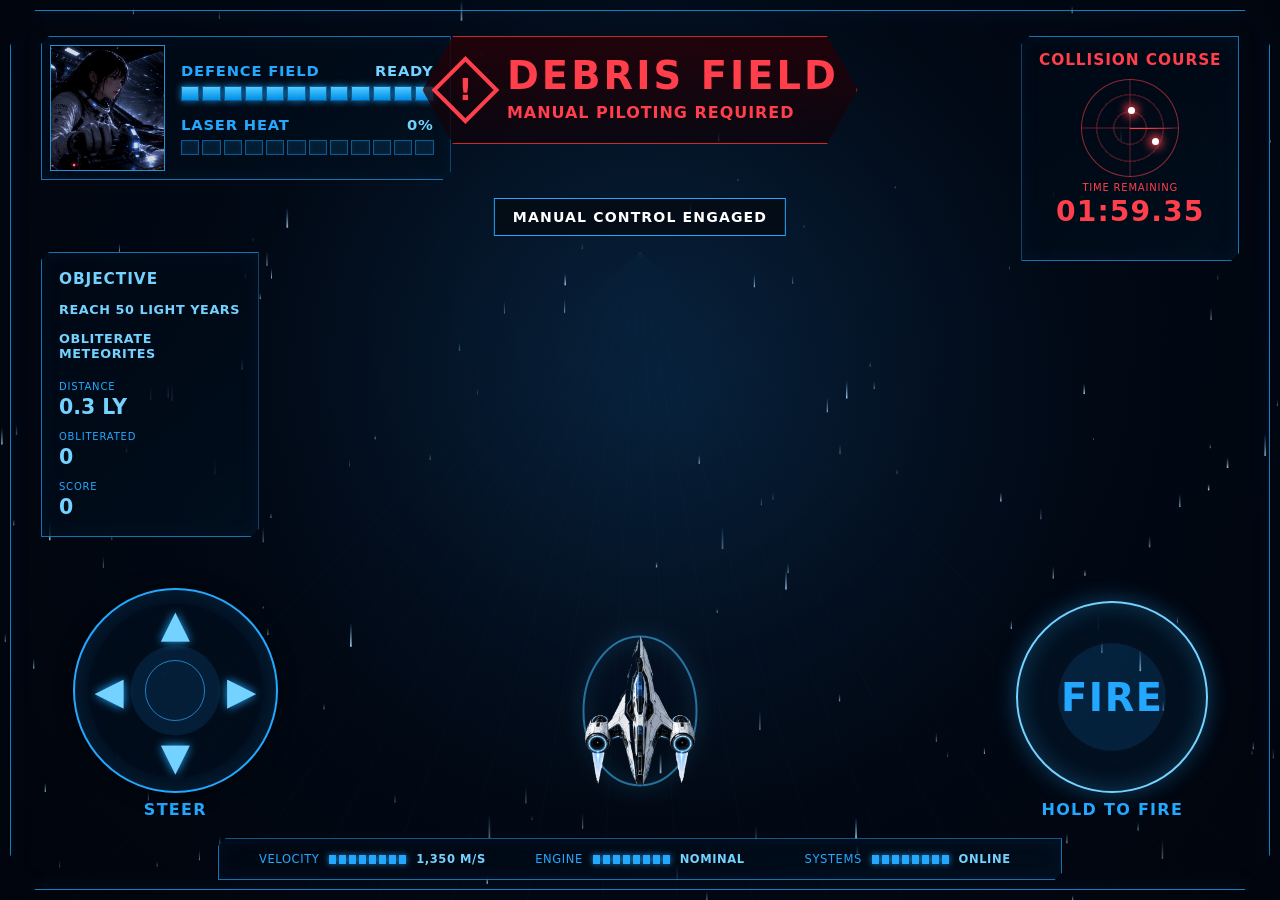
<file: debris-field/index.html>
<!doctype html>
<html lang="en">
<head>
  <meta charset="utf-8">
  <meta name="viewport" content="width=device-width, initial-scale=1, viewport-fit=cover, maximum-scale=1, user-scalable=no">
  <meta name="theme-color" content="#020711">
  <meta name="apple-mobile-web-app-capable" content="yes">
  <meta name="apple-mobile-web-app-status-bar-style" content="black-translucent">
  <meta name="apple-mobile-web-app-title" content="Debris Field">
  <title>The Void: Debris Field Mini-game</title>
  <link rel="stylesheet" href="styles.css">
</head>
<body>
  <audio id="debris-music" src="https://pub-fcb7451138fa4bf39b6e0d6f01a687a6.r2.dev/My%20Song%2063%20(Proton)%20mastered%20loud.wav" preload="metadata" loop aria-hidden="true"></audio>

  <main id="game-shell" aria-label="The Void debris field mini-game">
    <canvas id="game-canvas" aria-label="Debris field game area"></canvas>

    <div id="hud" aria-hidden="true">
      <section class="pilot-cluster hud-panel">
        <img id="pilot-image" src="../assets/IMG00.png" alt="Luna">
        <div class="pilot-readouts">
          <div class="readout-label"><span>DEFENCE FIELD</span><strong id="shield-label">READY</strong></div>
          <div class="segmented-meter" id="shield-meter"></div>
          <div class="readout-label heat-label"><span>LASER HEAT</span><strong id="heat-label">0%</strong></div>
          <div class="segmented-meter heat-meter" id="heat-meter"></div>
        </div>
      </section>

      <section class="warning-banner">
        <span class="warning-icon"><b>!</b></span>
        <div><h1>DEBRIS FIELD</h1><p>MANUAL PILOTING REQUIRED</p></div>
      </section>

      <section class="radar-panel hud-panel">
        <h2>COLLISION COURSE</h2>
        <div class="radar">
          <i></i><i></i><i></i><b class="radar-blip one"></b><b class="radar-blip two"></b>
        </div>
        <p>TIME REMAINING</p>
        <strong id="timer">02:00.00</strong>
      </section>

      <section class="objective-panel hud-panel">
        <h2>OBJECTIVE</h2>
        <p>REACH 50 LIGHT YEARS</p>
        <p>OBLITERATE METEORITES</p>
        <dl>
          <div><dt>DISTANCE</dt><dd id="distance">0.0 LY</dd></div>
          <div><dt>OBLITERATED</dt><dd id="kills">0</dd></div>
          <div><dt>SCORE</dt><dd id="combat-score">0</dd></div>
        </dl>
      </section>

      <div id="status-toast" role="status" aria-live="polite"></div>

      <section class="steer-control control-zone" aria-label="Steering controls">
        <div class="dpad-ring">
          <button class="control-button up" data-control="up" aria-label="Steer up">▲</button>
          <button class="control-button left" data-control="left" aria-label="Steer left">◀</button>
          <span class="dpad-core"></span>
          <button class="control-button right" data-control="right" aria-label="Steer right">▶</button>
          <button class="control-button down" data-control="down" aria-label="Steer down">▼</button>
        </div>
        <span class="control-caption">STEER</span>
      </section>

      <section class="fire-control control-zone" aria-label="Weapon control">
        <button id="fire-button" class="fire-button" aria-label="Hold to fire">FIRE</button>
        <span class="control-caption">HOLD TO FIRE</span>
      </section>

      <section class="bottom-strip hud-panel">
        <div><span>VELOCITY</span><b id="velocity-bars" class="mini-bars"></b><strong id="velocity">1,350 M/S</strong></div>
        <div><span>ENGINE</span><b id="engine-bars" class="mini-bars"></b><strong id="engine-state">NOMINAL</strong></div>
        <div><span>SYSTEMS</span><b class="mini-bars fixed"></b><strong>ONLINE</strong></div>
      </section>
    </div>

    <section id="loading-screen" class="full-overlay active">
      <div class="overlay-card">
        <span class="eyebrow">THE VOID / FLIGHT SYSTEM</span>
        <h2>INITIALISING MISSION ARCHIVE</h2>
        <div class="loading-track"><i id="loading-progress"></i></div>
        <p id="loading-copy">Loading flight assets…</p>
      </div>
    </section>

    <section id="result-screen" class="full-overlay">
      <div class="overlay-card result-card">
        <span class="eyebrow">MISSION PERFORMANCE</span>
        <h2 id="result-title">SECTOR CLEARED</h2>
        <div id="stars" class="stars" aria-label="Star rating">★ ★ ★</div>
        <p id="result-narrative"></p>
        <div class="result-grid">
          <div><span>DISTANCE</span><strong id="result-distance">0.0 LY</strong></div>
          <div><span>OBLITERATION SCORE</span><strong id="result-combat">0</strong></div>
          <div><span>OVERALL SCORE</span><strong id="result-overall">0</strong></div>
          <div><span>ENGINE OUTAGES</span><strong id="result-outages">0</strong></div>
        </div>
        <div class="result-actions">
          <button id="restart-button" class="secondary-button">RETRY SEQUENCE</button>
          <button id="continue-button" class="primary-button">RETURN TO MAIN TITLE</button>
        </div>
      </div>
    </section>

    <div id="orientation-message">
      <div><strong>ROTATE DEVICE</strong><span>This flight module is designed for landscape play.</span></div>
    </div>
  </main>
  <script src="game.js" defer></script>
</body>
</html>
</file>
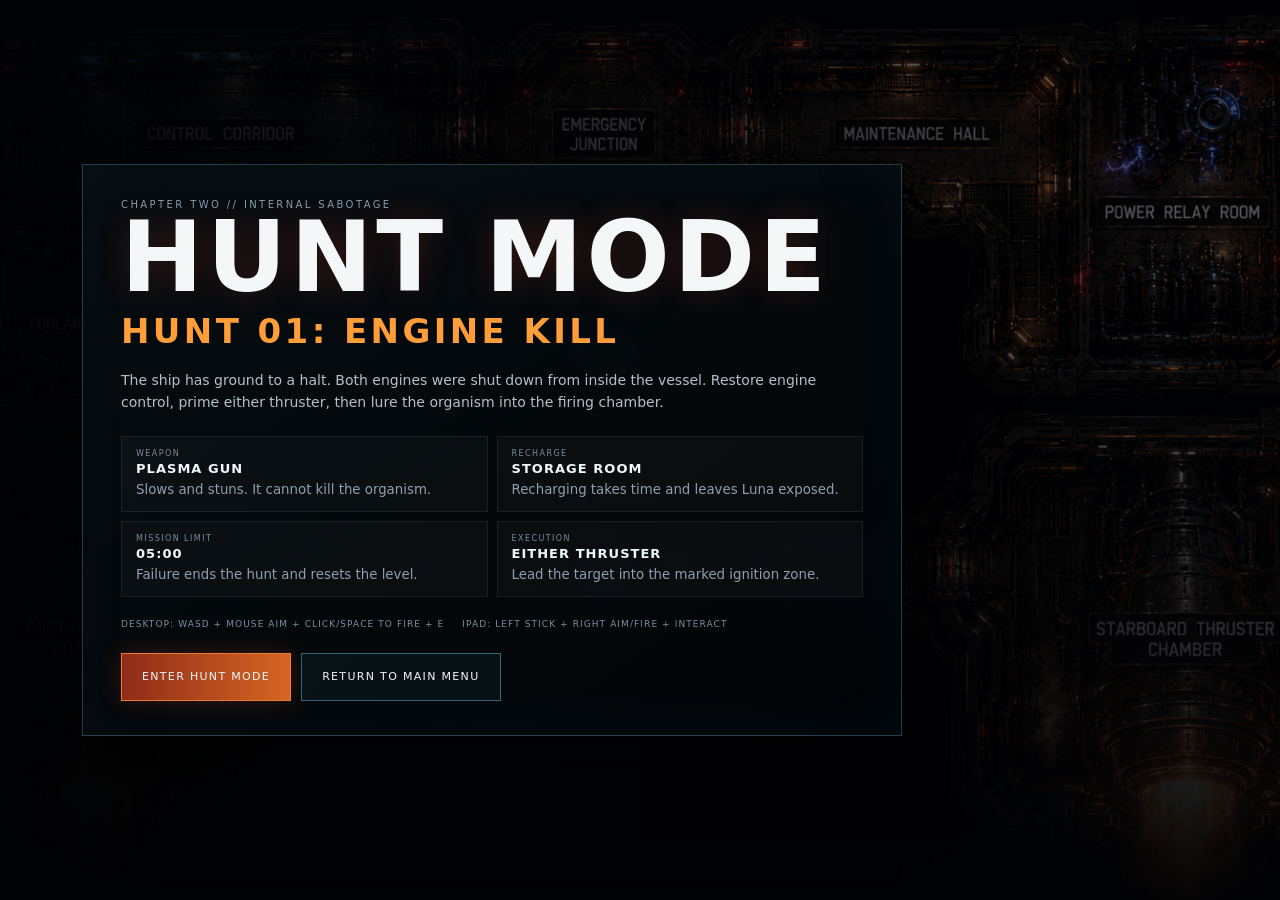
<file: hunt01/index.html>
<!doctype html>
<html lang="en">
<head>
  <meta charset="utf-8">
  <meta name="viewport" content="width=device-width,initial-scale=1,viewport-fit=cover,user-scalable=no">
  <meta name="theme-color" content="#020305">
  <meta name="apple-mobile-web-app-capable" content="yes">
  <meta name="apple-mobile-web-app-status-bar-style" content="black-translucent">
  <title>The Void: Hunt 01</title>
  <link rel="stylesheet" href="styles.css">
  <link rel="preload" href="assets/map/hunt01-map.svg" as="image">
  <link rel="preload" href="assets/sprites/luna-walk.png" as="image">
  <link rel="preload" href="assets/sprites/alien.png" as="image">
</head>
<body>
  <main class="hunt-shell" id="huntShell">
    <canvas id="gameCanvas" aria-label="Top-down alien hunt game"></canvas>

    <section class="hud" id="hud" hidden aria-live="polite">
      <div class="hud-left">
        <div class="hud-brand"><span>THE VOID // CHAPTER TWO</span><strong>HUNT 01: ENGINE KILL</strong></div>
        <div class="suit-block"><span>SUIT INTEGRITY</span><div class="suit-pips" id="suitPips"><i></i><i></i><i></i></div></div>
      </div>
      <div class="timer-wrap"><span>MISSION WINDOW</span><strong id="timerText">05:00</strong><div class="timer-track"><i id="timerBar"></i></div></div>
      <div class="hud-right">
        <div class="ammo-block"><span>PLASMA CELLS</span><strong id="ammoText">12 / 12</strong><div class="ammo-pips" id="ammoPips"></div></div>
        <button class="hud-button" id="muteButton" type="button" aria-label="Mute audio">AUDIO ON</button>
        <button class="hud-button" id="pauseButton" type="button">PAUSE</button>
      </div>
    </section>

    <aside class="objective-panel" id="objectivePanel" hidden>
      <span>CURRENT DIRECTIVE</span>
      <strong id="objectiveText">Reach the Power Relay Room</strong>
      <small id="objectiveHint">Restore engine-deck power before the organism closes in.</small>
    </aside>

    <section class="tracker" id="tracker" hidden aria-label="Biological motion tracker">
      <div class="tracker-radar"><i id="trackerSweep"></i><b id="trackerBlip"></b></div>
      <div><span>BIOLOGICAL RANGE</span><strong id="trackerDistance">-- M</strong></div>
    </section>

    <div class="interaction-prompt" id="interactionPrompt" hidden>
      <span id="interactionKey">E</span>
      <strong id="interactionLabel">INTERACT</strong>
      <div class="interaction-progress"><i id="interactionProgress"></i></div>
    </div>

    <div class="message-flash" id="messageFlash" hidden></div>
    <div class="room-title" id="roomTitle" hidden aria-live="polite">
      <span>DECK SECTION</span>
      <strong id="roomTitleText">CONTROL CORRIDOR</strong>
    </div>
    <div class="damage-flash" id="damageFlash" aria-hidden="true"></div>
    <div class="charge-flash" id="chargeFlash" aria-hidden="true"></div>

    <section class="touch-controls" id="touchControls" hidden aria-label="Touch controls">
      <div class="stick-zone move-zone" id="moveZone"><div class="stick-ring"><i id="moveKnob"></i></div><span>MOVE</span></div>
      <div class="touch-center-actions">
        <button class="touch-button scanner-button" id="scannerButton" type="button">PULSE</button>
        <button class="touch-button interact-button" id="interactButton" type="button">INTERACT</button>
      </div>
      <div class="stick-zone aim-zone" id="aimZone"><div class="stick-ring fire-threshold"><i id="aimKnob"></i></div><span>AIM // PUSH OUT TO FIRE</span></div>
    </section>

    <section class="screen intro-screen is-visible" id="introScreen">
      <img src="assets/images/hunt01-concept-map.png" alt="Top-down plan of the engine deck" class="screen-backdrop">
      <div class="screen-shade"></div>
      <article class="briefing-card">
        <p class="screen-kicker">CHAPTER TWO // INTERNAL SABOTAGE</p>
        <h1>HUNT MODE</h1>
        <h2>HUNT 01: ENGINE KILL</h2>
        <p class="briefing-copy">The ship has ground to a halt. Both engines were shut down from inside the vessel. Restore engine control, prime either thruster, then lure the organism into the firing chamber.</p>
        <div class="briefing-grid">
          <div><span>WEAPON</span><strong>PLASMA GUN</strong><small>Slows and stuns. It cannot kill the organism.</small></div>
          <div><span>RECHARGE</span><strong>STORAGE ROOM</strong><small>Recharging takes time and leaves Luna exposed.</small></div>
          <div><span>MISSION LIMIT</span><strong>05:00</strong><small>Failure ends the hunt and resets the level.</small></div>
          <div><span>EXECUTION</span><strong>EITHER THRUSTER</strong><small>Lead the target into the marked ignition zone.</small></div>
        </div>
        <div class="control-copy"><span>DESKTOP: WASD + MOUSE AIM + CLICK/SPACE TO FIRE + E</span><span>IPAD: LEFT STICK + RIGHT AIM/FIRE + INTERACT</span></div>
        <div class="screen-actions">
          <button class="primary-button" id="startButton" type="button">ENTER HUNT MODE</button>
          <button class="secondary-button menu-return" type="button">RETURN TO MAIN MENU</button>
        </div>
      </article>
    </section>

    <section class="screen pause-screen" id="pauseScreen" hidden>
      <article class="compact-card">
        <p class="screen-kicker">MISSION SUSPENDED</p>
        <h2>PAUSED</h2>
        <div class="screen-actions vertical">
          <button class="primary-button" id="resumeButton" type="button">RESUME HUNT</button>
          <button class="secondary-button" id="pauseRestartButton" type="button">RESTART MISSION</button>
          <button class="secondary-button menu-return" type="button">EXIT TO MAIN MENU</button>
        </div>
      </article>
    </section>

    <section class="screen result-screen" id="failScreen" hidden>
      <article class="compact-card fail-card">
        <p class="screen-kicker">HUNT PROTOCOL // FAILED</p>
        <h2 id="failTitle">MISSION WINDOW EXPIRED</h2>
        <p id="failCopy">The engines remain offline. The organism vanishes deeper into the vessel.</p>
        <div class="screen-actions vertical">
          <button class="primary-button" id="retryButton" type="button">RESTART HUNT 01</button>
          <button class="secondary-button menu-return" type="button">EXIT TO MAIN MENU</button>
        </div>
      </article>
    </section>

    <section class="screen cinematic-screen" id="cinematicScreen" hidden>
      <img src="assets/images/thruster-cinematic.png" alt="Luna ignites a thruster and blasts the black sludgy organism apart" class="cinematic-image">
      <div class="cinematic-burn"></div>
      <div class="cinematic-copy"><span>THRUSTER IGNITION // MANUAL OVERRIDE</span><strong>TARGET INCINERATED</strong></div>
    </section>

    <section class="screen result-screen" id="successScreen" hidden>
      <img src="assets/images/thruster-cinematic.png" alt="The organism destroyed by the ship thruster" class="screen-backdrop">
      <div class="screen-shade"></div>
      <article class="compact-card success-card">
        <p class="screen-kicker">HUNT PROTOCOL // COMPLETE</p>
        <h2>ENGINE KILL</h2>
        <div class="result-stats">
          <div><span>TIME REMAINING</span><strong id="resultTime">00:00</strong></div>
          <div><span>PLASMA FIRED</span><strong id="resultShots">0</strong></div>
          <div><span>THRUSTER USED</span><strong id="resultThruster">PORT</strong></div>
        </div>
        <p class="success-alert">MAIN PROPULSION RESTORED // ADDITIONAL ANOMALIES DETECTED</p>
        <div class="screen-actions vertical">
          <button class="primary-button" id="replayButton" type="button">REPLAY HUNT 01</button>
          <button class="secondary-button menu-return" type="button">RETURN TO MAIN MENU</button>
        </div>
      </article>
    </section>
  </main>

  <script src="game.js"></script>
</body>
</html>
</file>
<file: debris-field/styles.css>
:root {
  color-scheme: dark;
  --blue: #24a8ff;
  --blue-bright: #73d2ff;
  --blue-dim: #0a416e;
  --red: #ff3f4b;
  --orange: #ff9638;
  --ink: #020711;
  --panel: rgba(2, 9, 20, 0.82);
  --line: rgba(36, 168, 255, 0.66);
  font-family: "Arial Narrow", "Roboto Condensed", "DIN Condensed", system-ui, sans-serif;
}

* {
  box-sizing: border-box;
  user-select: none;
  -webkit-user-select: none;
  -webkit-touch-callout: none;
  -webkit-tap-highlight-color: transparent;
}

html, body {
  margin: 0;
  width: 100%;
  height: 100%;
  overflow: hidden;
  background: #000;
  overscroll-behavior: none;
  touch-action: none;
}

body { position: fixed; inset: 0; }
button, img, canvas { -webkit-user-drag: none; }
button { font: inherit; color: inherit; }

#game-shell {
  position: fixed;
  inset: 0;
  overflow: hidden;
  background: radial-gradient(circle at 50% 35%, #08213a 0, #020813 40%, #000 100%);
  touch-action: none;
}

#game-shell::before {
  content: "";
  position: absolute;
  inset: 10px;
  z-index: 5;
  pointer-events: none;
  border: 1px solid rgba(36, 168, 255, 0.72);
  clip-path: polygon(2% 0, 98% 0, 100% 4%, 100% 96%, 98% 100%, 2% 100%, 0 96%, 0 4%);
  box-shadow: inset 0 0 22px rgba(20, 122, 199, 0.08);
}

#game-canvas {
  position: absolute;
  inset: 0;
  width: 100%;
  height: 100%;
  display: block;
  touch-action: none;
  background: transparent;
}

#hud { position: absolute; inset: 0; z-index: 10; pointer-events: none; }
.hud-panel {
  border: 1px solid var(--line);
  background: linear-gradient(145deg, rgba(0, 8, 20, .9), rgba(1, 16, 31, .68));
  box-shadow: inset 0 0 20px rgba(0, 107, 188, .08), 0 0 12px rgba(0, 0, 0, .5);
  clip-path: polygon(8px 0, 100% 0, 100% calc(100% - 8px), calc(100% - 8px) 100%, 0 100%, 0 8px);
}

.pilot-cluster {
  position: absolute;
  left: max(3.2vw, 30px);
  top: max(4vh, 28px);
  width: clamp(310px, 32vw, 500px);
  height: clamp(118px, 16vh, 162px);
  display: grid;
  grid-template-columns: 30% 1fr;
  gap: 16px;
  padding: 8px 16px 8px 8px;
}

#pilot-image {
  width: 100%;
  height: 100%;
  object-fit: cover;
  object-position: 30% center;
  border: 1px solid var(--blue);
  filter: contrast(1.08) saturate(.9) brightness(.86);
}

.pilot-readouts { display: flex; flex-direction: column; justify-content: center; min-width: 0; }
.readout-label { display: flex; justify-content: space-between; gap: 10px; align-items: baseline; color: var(--blue); font-weight: 800; font-size: clamp(11px, 1.15vw, 17px); letter-spacing: .055em; }
.readout-label strong { color: var(--blue-bright); }
.heat-label { margin-top: 15px; }
.segmented-meter { display: grid; grid-template-columns: repeat(12, 1fr); gap: 3px; height: 15px; margin-top: 7px; }
.segmented-meter i { border: 1px solid #0b5a91; background: rgba(6, 33, 57, .8); box-shadow: inset 0 0 4px rgba(36, 168, 255, .12); }
.segmented-meter i.on { background: linear-gradient(#51ccff, #008ce8); box-shadow: 0 0 7px rgba(36, 168, 255, .7); }
.segmented-meter i.warn { background: linear-gradient(#ff745c, #e41f32); border-color: #ff5259; box-shadow: 0 0 7px rgba(255, 45, 59, .65); }

.warning-banner {
  position: absolute;
  top: max(4vh, 28px);
  left: 50%;
  transform: translateX(-50%);
  min-width: clamp(360px, 34vw, 560px);
  height: clamp(84px, 12vh, 116px);
  display: flex;
  align-items: center;
  justify-content: center;
  gap: 18px;
  color: var(--red);
  border: 1px solid rgba(255, 48, 61, .78);
  background: linear-gradient(180deg, rgba(38, 1, 7, .84), rgba(12, 3, 10, .72));
  clip-path: polygon(7% 0, 93% 0, 100% 50%, 93% 100%, 7% 100%, 0 50%);
  text-align: left;
}
.warning-icon { display: grid; place-items: center; width: 48px; height: 48px; border: 4px solid var(--red); transform: rotate(45deg); font-size: 30px; font-weight: 900; line-height: 1; }
.warning-icon b { display: block; transform: rotate(-45deg); }
.warning-banner h1 { margin: 0; font-size: clamp(25px, 3vw, 48px); letter-spacing: .08em; line-height: .95; }
.warning-banner p { margin: 8px 0 0; font-weight: 800; font-size: clamp(11px, 1.25vw, 18px); letter-spacing: .06em; }

.radar-panel {
  position: absolute;
  right: max(3.2vw, 30px);
  top: max(4vh, 28px);
  width: clamp(190px, 17vw, 255px);
  height: clamp(178px, 25vh, 248px);
  padding: 14px;
  color: var(--red);
  text-align: center;
}
.radar-panel h2, .objective-panel h2 { margin: 0; font-size: clamp(12px, 1.2vw, 17px); letter-spacing: .06em; }
.radar { position: relative; width: 98px; height: 98px; margin: 10px auto 5px; border: 1px solid rgba(255, 63, 75, .55); border-radius: 50%; background: repeating-radial-gradient(circle, transparent 0 15px, rgba(255, 63, 75, .25) 16px 17px), linear-gradient(90deg, transparent 49%, rgba(255,63,75,.4) 50%, transparent 51%), linear-gradient(0deg, transparent 49%, rgba(255,63,75,.4) 50%, transparent 51%); }
.radar i { position: absolute; inset: 50% auto auto 50%; width: 47%; height: 1px; transform-origin: left; background: linear-gradient(90deg, rgba(255, 63, 75, .9), transparent); animation: sweep 3s linear infinite; }
.radar-blip { position: absolute; width: 7px; height: 7px; border-radius: 50%; background: #fff; box-shadow: 0 0 10px 3px var(--red); }
.radar-blip.one { top: 28%; left: 48%; }
.radar-blip.two { top: 60%; left: 73%; animation: blink .8s infinite alternate; }
@keyframes sweep { to { transform: rotate(360deg); } }
@keyframes blink { to { opacity: .25; } }
.radar-panel p { margin: 0; font-size: 10px; letter-spacing: .08em; }
.radar-panel > strong { display: block; margin-top: 2px; font-size: clamp(20px, 2.2vw, 31px); letter-spacing: .04em; }

.objective-panel {
  position: absolute;
  left: max(3.2vw, 30px);
  top: clamp(190px, 28vh, 275px);
  width: clamp(190px, 17vw, 255px);
  padding: 17px;
  color: var(--blue-bright);
}
.objective-panel > p { margin: 14px 0; font-size: clamp(10px, 1vw, 15px); font-weight: 750; letter-spacing: .045em; }
.objective-panel dl { margin: 20px 0 0; }
.objective-panel dl div { margin-top: 12px; }
.objective-panel dt { color: var(--blue); font-size: 10px; letter-spacing: .08em; }
.objective-panel dd { margin: 3px 0 0; font-size: clamp(16px, 1.6vw, 23px); font-weight: 800; }

#status-toast {
  position: absolute;
  left: 50%;
  top: 22%;
  transform: translate(-50%, -10px);
  color: #fff;
  background: rgba(4, 10, 19, .82);
  border: 1px solid var(--blue);
  padding: 10px 18px;
  opacity: 0;
  transition: opacity .18s, transform .18s;
  letter-spacing: .08em;
  font-size: clamp(11px, 1.1vw, 16px);
  font-weight: 800;
  white-space: nowrap;
}
#status-toast.show { opacity: 1; transform: translate(-50%, 0); }
#status-toast.danger { border-color: var(--red); color: #ffbbc0; }

.control-zone { position: absolute; bottom: clamp(60px, 9vh, 84px); pointer-events: auto; touch-action: none; }
.steer-control { left: max(3.7vw, 35px); width: clamp(170px, 20vw, 270px); text-align: center; }
.dpad-ring { position: relative; width: clamp(150px, 16vw, 230px); aspect-ratio: 1; margin: auto; border: 2px solid var(--blue); border-radius: 50%; background: radial-gradient(circle, rgba(5, 31, 57, .96) 0 31%, rgba(1, 13, 28, .86) 32% 61%, rgba(3, 19, 37, .78) 62%); box-shadow: inset 0 0 22px rgba(36,168,255,.12), 0 0 18px rgba(0,0,0,.55); }
.dpad-core { position: absolute; inset: 35%; border: 1px solid rgba(36, 168, 255, .7); border-radius: 50%; }
.control-button { position: absolute; display: grid; place-items: center; width: 32%; height: 32%; padding: 0; border: 0; background: transparent; color: var(--blue-bright); font-size: clamp(22px, 3vw, 38px); text-shadow: 0 0 10px var(--blue); cursor: pointer; touch-action: none; }
.control-button.up { left: 34%; top: 1%; }
.control-button.down { left: 34%; bottom: 1%; }
.control-button.left { left: 1%; top: 34%; }
.control-button.right { right: 1%; top: 34%; }
.control-button.pressed { color: white; text-shadow: 0 0 18px white, 0 0 30px var(--blue); transform: scale(.92); }
.control-caption { display: block; margin-top: 7px; color: var(--blue); font-weight: 800; letter-spacing: .08em; font-size: clamp(11px, 1.25vw, 18px); }

.fire-control { right: max(4.1vw, 38px); width: clamp(160px, 18vw, 240px); text-align: center; }
.fire-button { width: clamp(145px, 15vw, 210px); aspect-ratio: 1; border-radius: 50%; border: 2px solid var(--blue-bright); background: radial-gradient(circle, rgba(10, 75, 130, .38) 0 40%, rgba(2, 17, 34, .85) 41% 70%, rgba(7, 62, 105, .75)); color: var(--blue); font-size: clamp(26px, 3vw, 45px); font-weight: 900; letter-spacing: .04em; box-shadow: inset 0 0 25px rgba(54, 186, 255, .25), 0 0 22px rgba(36, 168, 255, .35); cursor: pointer; touch-action: none; }
.fire-button.pressed { color: white; border-color: white; box-shadow: inset 0 0 35px rgba(54, 186, 255, .65), 0 0 35px rgba(36,168,255,.85); transform: scale(.96); }
.fire-button.overheated { color: var(--red); border-color: var(--red); box-shadow: inset 0 0 30px rgba(255,45,59,.3), 0 0 25px rgba(255,45,59,.35); }

.bottom-strip {
  position: absolute;
  left: 17%;
  right: 17%;
  bottom: max(2.2vh, 16px);
  min-height: 42px;
  display: grid;
  grid-template-columns: repeat(3, 1fr);
  align-items: center;
  padding: 8px 20px;
  color: var(--blue);
  font-size: clamp(9px, .9vw, 13px);
  letter-spacing: .05em;
}
.bottom-strip > div { display: flex; align-items: center; justify-content: center; gap: 10px; min-width: 0; }
.bottom-strip strong { color: var(--blue-bright); white-space: nowrap; }
.mini-bars { width: clamp(45px, 6vw, 90px); height: 9px; background: repeating-linear-gradient(90deg, var(--blue) 0 7px, transparent 7px 10px); filter: drop-shadow(0 0 3px rgba(36,168,255,.8)); }
.mini-bars.damaged { background: repeating-linear-gradient(90deg, var(--red) 0 7px, transparent 7px 10px); }

.full-overlay {
  position: absolute;
  inset: 0;
  z-index: 30;
  display: none;
  place-items: center;
  padding: 24px;
  background: radial-gradient(circle at 50% 38%, rgba(3, 27, 49, .91), rgba(0, 3, 9, .97) 65%);
  backdrop-filter: blur(7px);
  text-align: center;
  pointer-events: auto;
}
.full-overlay.active { display: grid; }
.overlay-card { width: min(720px, 88vw); border: 1px solid rgba(36,168,255,.58); padding: clamp(24px, 4vw, 52px); background: linear-gradient(145deg, rgba(2, 11, 24, .96), rgba(3, 22, 41, .86)); box-shadow: 0 0 80px rgba(0, 90, 153, .12); clip-path: polygon(18px 0, 100% 0, 100% calc(100% - 18px), calc(100% - 18px) 100%, 0 100%, 0 18px); }
.eyebrow { display: block; color: var(--blue); letter-spacing: .15em; font-size: 11px; font-weight: 800; }
.eyebrow.red { color: var(--red); }
.overlay-card h2 { margin: 12px 0 16px; font-size: clamp(31px, 5vw, 65px); letter-spacing: .07em; line-height: 1; }
.overlay-card p { color: #afd3e8; font-size: clamp(14px, 1.45vw, 18px); line-height: 1.6; }
.loading-track { height: 8px; margin: 26px auto 14px; border: 1px solid var(--blue-dim); background: rgba(0,0,0,.5); }
.loading-track i { display: block; width: 0; height: 100%; background: linear-gradient(90deg, #0074c8, #64d5ff); box-shadow: 0 0 12px var(--blue); transition: width .2s; }
.briefing-grid, .result-grid { display: grid; grid-template-columns: repeat(3, 1fr); gap: 10px; margin: 22px 0; }
.briefing-grid div, .result-grid div { padding: 13px 10px; border: 1px solid rgba(36, 168, 255, .28); background: rgba(0, 10, 20, .55); }
.briefing-grid strong, .result-grid strong { display: block; color: white; font-size: clamp(16px, 2vw, 25px); }
.briefing-grid span, .result-grid span { display: block; margin-top: 5px; color: var(--blue); font-size: 10px; letter-spacing: .06em; }
.control-help { opacity: .75; font-size: 13px !important; }
.primary-button, .secondary-button { min-width: 210px; padding: 15px 20px; border: 1px solid var(--blue); background: rgba(5, 74, 120, .34); color: white; font-weight: 850; letter-spacing: .08em; cursor: pointer; touch-action: manipulation; }
.primary-button:active, .secondary-button:active { transform: scale(.98); }
.secondary-button { border-color: rgba(160, 199, 221, .35); background: rgba(255,255,255,.03); }
.result-card { width: min(780px, 90vw); }
.stars { color: #30465c; font-size: clamp(38px, 6vw, 78px); letter-spacing: .12em; text-shadow: none; }
.stars span { color: #30465c; text-shadow: none; }
.stars span.earned { color: #ffd36a; text-shadow: 0 0 18px rgba(255,211,106,.45); }
.result-grid { grid-template-columns: repeat(4, 1fr); }
.result-actions { display: flex; justify-content: center; gap: 12px; flex-wrap: wrap; }

#orientation-message { position: fixed; inset: 0; z-index: 100; display: none; place-items: center; background: #01050b; text-align: center; padding: 30px; }
#orientation-message div { border: 1px solid var(--blue); padding: 28px; }
#orientation-message strong, #orientation-message span { display: block; }
#orientation-message strong { color: var(--red); font-size: 28px; letter-spacing: .08em; }
#orientation-message span { margin-top: 12px; color: #9dc5dc; }

.engine-warning #game-shell, #game-shell.engine-warning { animation: warningPulse .42s 2; }
@keyframes warningPulse { 50% { box-shadow: inset 0 0 120px rgba(255, 44, 55, .22); } }

@media (orientation: portrait) and (max-width: 900px) {
  #orientation-message { display: grid; }
}

@media (max-height: 650px) {
  .pilot-cluster { top: 20px; height: 104px; }
  .warning-banner { top: 20px; height: 80px; }
  .radar-panel { top: 20px; height: 165px; }
  .objective-panel { top: 150px; }
  .control-zone { bottom: 52px; transform: scale(.82); transform-origin: bottom center; }
  .bottom-strip { bottom: 10px; min-height: 34px; }
}

@media (max-width: 980px) {
  .pilot-cluster { width: 300px; grid-template-columns: 31% 1fr; }
  .warning-banner { min-width: 330px; }
  .radar-panel, .objective-panel { width: 180px; }
  .bottom-strip { left: 15%; right: 15%; }

  
  .dpad-ring {
  touch-action: none;
  user-select: none;
  -webkit-user-select: none;
  -webkit-touch-callout: none;
}

.dpad-ring .control-button,
.dpad-ring .dpad-core {
  pointer-events: none;
}

.fire-button {
  touch-action: none;
  user-select: none;
  -webkit-user-select: none;
  -webkit-touch-callout: none;
}
</file>
<file: hunt01/styles.css>
:root {
  color-scheme: dark;
  --red: #ff3a24;
  --amber: #ffae39;
  --blue: #57cfff;
  --panel: rgba(5, 10, 14, .86);
  --line: rgba(154, 193, 213, .22);
}
*, *::before, *::after {
  box-sizing: border-box;
  -webkit-user-select: none;
  user-select: none;
  -webkit-touch-callout: none;
  -webkit-tap-highlight-color: transparent;
}
html, body { width: 100%; height: 100%; margin: 0; overflow: hidden; overscroll-behavior: none; background: #05090d; color: #eef7fb; font-family: Inter, ui-sans-serif, system-ui, -apple-system, BlinkMacSystemFont, "Segoe UI", sans-serif; touch-action: none; }
body, .hunt-shell, canvas, img, button { -webkit-user-drag: none; }
img { pointer-events: none; }
button { font: inherit; color: inherit; touch-action: none; }
.hunt-shell { position: relative; width: 100%; height: 100%; background: radial-gradient(circle at 50% 30%, #111820, #010204 68%); overflow: hidden; }
#gameCanvas { position: absolute; inset: 0; width: 100%; height: 100%; display: block; background: #010204; }

.hud { position: absolute; z-index: 20; inset: max(10px, env(safe-area-inset-top)) max(12px, env(safe-area-inset-right)) auto max(12px, env(safe-area-inset-left)); display: grid; grid-template-columns: 1fr minmax(180px, 260px) 1fr; align-items: start; gap: 14px; pointer-events: none; }
.hud-left, .hud-right { display: flex; align-items: flex-start; gap: 10px; }
.hud-right { justify-content: flex-end; }
.hud-brand, .suit-block, .ammo-block, .timer-wrap { border: 1px solid var(--line); background: linear-gradient(180deg, rgba(13, 22, 28, .92), rgba(3, 7, 10, .78)); box-shadow: 0 10px 28px rgba(0,0,0,.46), inset 0 0 24px rgba(66, 170, 217, .035); backdrop-filter: blur(10px); }
.hud-brand { padding: 9px 13px; min-width: 220px; }
.hud-brand span, .suit-block > span, .ammo-block > span, .timer-wrap > span { display: block; font-size: 9px; letter-spacing: .2em; color: #7f98a6; }
.hud-brand strong { display: block; margin-top: 3px; font-size: 13px; letter-spacing: .08em; }
.suit-block, .ammo-block { padding: 9px 12px; min-width: 142px; }
.suit-pips { display: flex; gap: 6px; margin-top: 8px; }
.suit-pips i { width: 33px; height: 9px; border: 1px solid rgba(108, 220, 255, .55); background: linear-gradient(90deg, #2cb9e7, #8ce9ff); box-shadow: 0 0 12px rgba(67, 206, 255, .48); transition: .2s ease; }
.suit-pips i.is-lost { background: #182127; border-color: #3f4b52; box-shadow: none; }
.timer-wrap { justify-self: center; text-align: center; min-width: 210px; padding: 9px 14px 11px; }
.timer-wrap strong { display: block; margin: 1px 0 5px; font-variant-numeric: tabular-nums; font-size: 26px; letter-spacing: .12em; color: #fff4df; text-shadow: 0 0 14px rgba(255, 137, 47, .35); }
.timer-wrap.is-critical strong { color: #ff6650; animation: criticalPulse .6s infinite alternate; }
.timer-track { height: 3px; background: rgba(255,255,255,.1); overflow: hidden; }
.timer-track i { display: block; width: 100%; height: 100%; background: linear-gradient(90deg, #ff3d25, #ffb13b, #57ceff); transform-origin: left; }
.ammo-block strong { display: block; margin-top: 2px; color: #85e7ff; font-size: 16px; letter-spacing: .06em; }
.ammo-pips { display: grid; grid-template-columns: repeat(12, 1fr); gap: 2px; margin-top: 7px; }
.ammo-pips i { height: 4px; background: #4fd8ff; box-shadow: 0 0 7px #36bfe9; }
.ammo-pips i.is-empty { background: #243039; box-shadow: none; }
.hud-button { pointer-events: auto; min-height: 39px; padding: 0 12px; border: 1px solid var(--line); background: rgba(5, 12, 16, .88); font-size: 9px; letter-spacing: .14em; cursor: pointer; }
.hud-button:hover { border-color: rgba(109, 215, 255, .68); background: rgba(13, 29, 37, .94); }

.objective-panel { position: absolute; z-index: 18; left: max(15px, env(safe-area-inset-left)); top: 104px; width: min(390px, 42vw); padding: 12px 15px; border-left: 3px solid var(--amber); background: linear-gradient(90deg, rgba(5,9,12,.92), rgba(5,9,12,.42)); box-shadow: 0 12px 32px rgba(0,0,0,.35); pointer-events: none; }
.objective-panel span { font-size: 9px; letter-spacing: .22em; color: #b1a78e; }
.objective-panel strong { display: block; margin-top: 4px; font-size: 14px; letter-spacing: .05em; }
.objective-panel small { display: block; margin-top: 4px; color: #8da0aa; line-height: 1.35; }
.tracker { position: absolute; z-index: 18; right: max(17px, env(safe-area-inset-right)); top: 93px; display: flex; gap: 10px; align-items: center; padding: 8px 11px; border: 1px solid rgba(77, 194, 237, .22); background: rgba(3, 9, 12, .78); pointer-events: none; }
.tracker-radar { width: 42px; height: 42px; border: 1px solid rgba(69, 220, 255, .55); border-radius: 50%; position: relative; overflow: hidden; box-shadow: inset 0 0 15px rgba(54, 202, 255, .15); }
.tracker-radar::before, .tracker-radar::after { content: ""; position: absolute; background: rgba(67, 215, 255, .18); }
.tracker-radar::before { width: 1px; height: 100%; left: 50%; }
.tracker-radar::after { height: 1px; width: 100%; top: 50%; }
.tracker-radar i { position: absolute; inset: 4px; border-radius: 50%; background: conic-gradient(from 0deg, transparent 0 72%, rgba(55, 213, 255, .35) 96%, transparent); animation: radarSweep 1.8s linear infinite; }
.tracker-radar b { position: absolute; width: 5px; height: 5px; border-radius: 50%; background: #ff4935; box-shadow: 0 0 8px #ff4935; transform: translate(-50%,-50%); left: 50%; top: 50%; }
.tracker span { display:block; font-size:8px; letter-spacing:.16em; color:#7f98a6; }.tracker strong {font-size:13px;letter-spacing:.08em;color:#ff8777}

.interaction-prompt { position: absolute; z-index: 25; left: 50%; bottom: calc(34px + env(safe-area-inset-bottom)); transform: translateX(-50%); min-width: 260px; padding: 10px 14px 12px; display: grid; grid-template-columns: 34px 1fr; gap: 10px; align-items: center; border: 1px solid rgba(122, 221, 255, .34); background: rgba(2,8,12,.91); box-shadow: 0 12px 35px rgba(0,0,0,.55); pointer-events: none; }
.interaction-prompt > span { display: grid; place-items: center; width: 34px; height: 34px; border: 1px solid #66d8ff; color: #9cecff; font-weight: 800; }
.interaction-prompt strong { font-size: 12px; letter-spacing: .11em; }
.interaction-progress { grid-column: 1 / -1; height: 3px; background: #1b252c; overflow: hidden; }
.interaction-progress i { display:block; width:0; height:100%; background:linear-gradient(90deg,#3acbff,#fff,#ff9c31); box-shadow:0 0 12px #43d5ff; }
.message-flash { position: absolute; z-index: 40; left:50%; top:25%; transform:translate(-50%,-50%); max-width:min(760px,80vw); padding:12px 18px; border:1px solid rgba(255,161,55,.55); background:rgba(9,6,3,.9); color:#fff1df; font-size:14px; letter-spacing:.08em; text-align:center; box-shadow:0 0 45px rgba(255,110,35,.18); pointer-events:none; }
.room-title { position:absolute; z-index:24; left:50%; top:calc(max(10px, env(safe-area-inset-top)) + 66px); transform:translate(-50%,-7px); min-width:190px; padding:6px 18px 7px; text-align:center; color:#d9e8ee; background:linear-gradient(90deg,transparent,rgba(3,9,12,.68) 18%,rgba(3,9,12,.68) 82%,transparent); opacity:0; transition:opacity .32s ease,transform .32s ease; pointer-events:none; }
.room-title[hidden] { display:none; }
.room-title.is-visible { opacity:.88; transform:translate(-50%,0); }
.room-title span { display:block; font-size:7px; letter-spacing:.28em; color:#718895; }
.room-title strong { display:block; margin-top:2px; font-size:11px; font-weight:650; letter-spacing:.18em; text-shadow:0 0 12px rgba(83,202,244,.18); }
.damage-flash, .charge-flash { position:absolute; inset:0; z-index:16; opacity:0; pointer-events:none; }
.damage-flash { background: radial-gradient(circle, transparent 35%, rgba(255,20,0,.63)); }
.charge-flash { background: radial-gradient(circle, rgba(60,210,255,.12), transparent 65%); }
.damage-flash.is-active { animation: damageFlash .42s ease-out; }.charge-flash.is-active{animation: chargeFlash .25s ease-out}

.touch-controls { position:absolute; z-index:30; inset:auto 0 max(12px, env(safe-area-inset-bottom)); display:flex; justify-content:space-between; align-items:flex-end; padding:0 max(18px, env(safe-area-inset-left)); pointer-events:none; }
.stick-zone { width:170px; height:170px; position:relative; pointer-events:auto; display:grid; place-items:center; }
.stick-zone > span { position:absolute; bottom:0; font-size:8px; letter-spacing:.18em; color:rgba(180,210,222,.68); }
.stick-ring { width:118px; height:118px; border-radius:50%; border:1px solid rgba(123,210,240,.3); background:radial-gradient(circle,rgba(35,74,89,.18),rgba(2,8,11,.32)); box-shadow:inset 0 0 25px rgba(59,195,238,.08); position:relative; }
.stick-ring i { position:absolute; width:52px; height:52px; left:33px; top:33px; border-radius:50%; border:1px solid rgba(158,229,255,.55); background:rgba(13,33,42,.78); box-shadow:0 0 18px rgba(67,207,255,.18); transform:translate(0,0); }
.touch-center-actions { display:flex; gap:12px; align-items:center; padding-bottom:10px; pointer-events:auto; }
.touch-button { width:88px; height:58px; border:1px solid rgba(117,215,248,.42); background:rgba(3,12,17,.82); font-size:10px; letter-spacing:.1em; }
.interact-button { border-color:rgba(255,169,61,.55); box-shadow:0 0 18px rgba(255,137,42,.08); }

.screen { position:absolute; inset:0; z-index:100; display:grid; place-items:center; padding:max(18px,env(safe-area-inset-top)) max(18px,env(safe-area-inset-right)) max(18px,env(safe-area-inset-bottom)) max(18px,env(safe-area-inset-left)); background:#010204; }
.screen[hidden] { display:none; }
.screen-backdrop, .cinematic-image { position:absolute; inset:0; width:100%; height:100%; object-fit:cover; opacity:.72; }
.screen-shade { position:absolute; inset:0; background:linear-gradient(90deg,rgba(1,2,4,.96) 0%,rgba(1,2,4,.7) 46%,rgba(1,2,4,.42)),linear-gradient(0deg,rgba(1,2,4,.95),transparent 60%); }
.briefing-card, .compact-card { position:relative; z-index:2; width:min(820px,92vw); padding:34px 38px; border:1px solid rgba(117,206,238,.28); background:linear-gradient(145deg,rgba(7,13,17,.95),rgba(2,5,8,.84)); box-shadow:0 30px 80px rgba(0,0,0,.68),inset 0 0 60px rgba(48,178,225,.035); backdrop-filter:blur(16px); }
.briefing-card { margin-right:auto; margin-left:5vw; }
.screen-kicker { margin:0 0 7px; color:#81a1b0; font-size:10px; letter-spacing:.24em; }
.briefing-card h1 { margin:0; font-size:clamp(48px,8vw,98px); line-height:.82; letter-spacing:.04em; color:#f3f7f8; text-shadow:0 0 32px rgba(255,75,40,.18); }
.briefing-card h2, .compact-card h2 { margin:13px 0 18px; font-size:clamp(20px,3vw,34px); letter-spacing:.1em; color:#ff9e38; }
.briefing-copy { max-width:700px; color:#b3c1c8; line-height:1.6; font-size:14px; }
.briefing-grid { display:grid; grid-template-columns:repeat(2,minmax(0,1fr)); gap:9px; margin:22px 0; }
.briefing-grid > div { padding:12px 14px; border:1px solid rgba(255,255,255,.08); background:rgba(255,255,255,.025); }
.briefing-grid span, .result-stats span { display:block; font-size:8px; letter-spacing:.18em; color:#778d99; }.briefing-grid strong{display:block;margin:3px 0;font-size:13px;letter-spacing:.08em}.briefing-grid small{color:#8ea0aa;line-height:1.35}
.control-copy { display:flex; flex-wrap:wrap; gap:18px; color:#79909d; font-size:9px; letter-spacing:.12em; }
.screen-actions { display:flex; gap:10px; margin-top:24px; }.screen-actions.vertical{flex-direction:column}
.primary-button,.secondary-button { min-height:48px; padding:0 20px; border:1px solid rgba(119,220,255,.42); background:rgba(7,19,25,.86); letter-spacing:.12em; font-size:11px; cursor:pointer; }
.primary-button { border-color:#ec7c2a; background:linear-gradient(90deg,#8f2c18,#d66623); box-shadow:0 0 24px rgba(255,91,30,.2); }
.primary-button:hover,.secondary-button:hover { filter:brightness(1.18); }
.compact-card { width:min(520px,90vw); text-align:center; }
.compact-card p:not(.screen-kicker) { color:#9babb3; line-height:1.55; }
.fail-card { border-color:rgba(255,65,44,.35); }.fail-card h2{color:#ff5a43}.success-card{border-color:rgba(255,163,45,.38)}
.result-stats { display:grid; grid-template-columns:repeat(3,1fr); gap:8px; margin:22px 0; }.result-stats div{padding:12px 8px;border:1px solid rgba(255,255,255,.08)}.result-stats strong{display:block;margin-top:5px;font-size:18px;color:#fff0d4}.success-alert{font-size:11px;letter-spacing:.1em;color:#ffbd58!important}
.cinematic-screen { background:#000; overflow:hidden; }.cinematic-image{opacity:1;animation:cinematicZoom 5s ease-out both}.cinematic-burn{position:absolute;inset:0;background:radial-gradient(circle at 67% 50%,rgba(255,230,130,.35),transparent 30%);mix-blend-mode:screen;animation:burnPulse .18s infinite alternate}.cinematic-copy{position:absolute;z-index:2;left:5vw;bottom:8vh;text-shadow:0 3px 18px #000}.cinematic-copy span{display:block;font-size:10px;letter-spacing:.22em;color:#ffc279}.cinematic-copy strong{display:block;margin-top:6px;font-size:clamp(30px,5vw,68px);letter-spacing:.06em}

@keyframes radarSweep{to{transform:rotate(360deg)}}
@keyframes criticalPulse{from{opacity:.7}to{opacity:1;text-shadow:0 0 22px #ff2b17}}
@keyframes damageFlash{0%{opacity:0}20%{opacity:1}100%{opacity:0}}
@keyframes chargeFlash{0%{opacity:0}35%{opacity:.8}100%{opacity:0}}
@keyframes cinematicZoom{from{transform:scale(1.02)}to{transform:scale(1.12)}}
@keyframes burnPulse{from{opacity:.6}to{opacity:1}}

@media (pointer:fine) { .touch-controls { display:none!important; } }
@media (max-width:1000px) {
  .hud { grid-template-columns:1fr auto 1fr; gap:6px; }.hud-brand{min-width:0}.hud-brand span{display:none}.suit-block{min-width:115px}.hud-button{padding:0 8px}.objective-panel{top:86px}.tracker{top:82px}.ammo-block{min-width:120px}.ammo-pips{grid-template-columns:repeat(6,1fr)}
}
@media (max-width:760px) {
  .hud-brand{display:none}.suit-block,.ammo-block{padding:7px 8px}.timer-wrap{min-width:145px;padding:6px 9px}.timer-wrap strong{font-size:20px}.hud-button{font-size:0;width:39px;padding:0}.hud-button::first-letter{font-size:10px}.objective-panel{width:58vw;top:75px}.tracker{top:72px}.briefing-card{margin:0;padding:22px}.briefing-grid{grid-template-columns:1fr 1fr}.briefing-copy{font-size:12px}.stick-zone{width:140px;height:140px}.stick-ring{width:102px;height:102px}.stick-ring i{left:28px;top:28px;width:46px;height:46px}.touch-button{width:72px;height:50px}.interaction-prompt{bottom:145px;min-width:220px}.result-stats{grid-template-columns:1fr}
}
@media (max-height:650px) {
  .briefing-card{padding:18px 24px}.briefing-card h1{font-size:52px}.briefing-card h2{margin:8px 0 10px}.briefing-copy{line-height:1.35;margin:8px 0}.briefing-grid{margin:10px 0;gap:6px}.briefing-grid>div{padding:8px 10px}.screen-actions{margin-top:12px}.control-copy{font-size:8px}.objective-panel{top:72px}.tracker{top:70px}.stick-zone{height:130px}.interaction-prompt{bottom:130px}
}

.fire-threshold::after { content:""; position:absolute; inset:7px; border-radius:50%; border:1px dashed rgba(255,145,66,.5); box-shadow:0 0 13px rgba(255,91,35,.12); pointer-events:none; }
.aim-zone > span { color:rgba(255,190,145,.78); }
</file>
